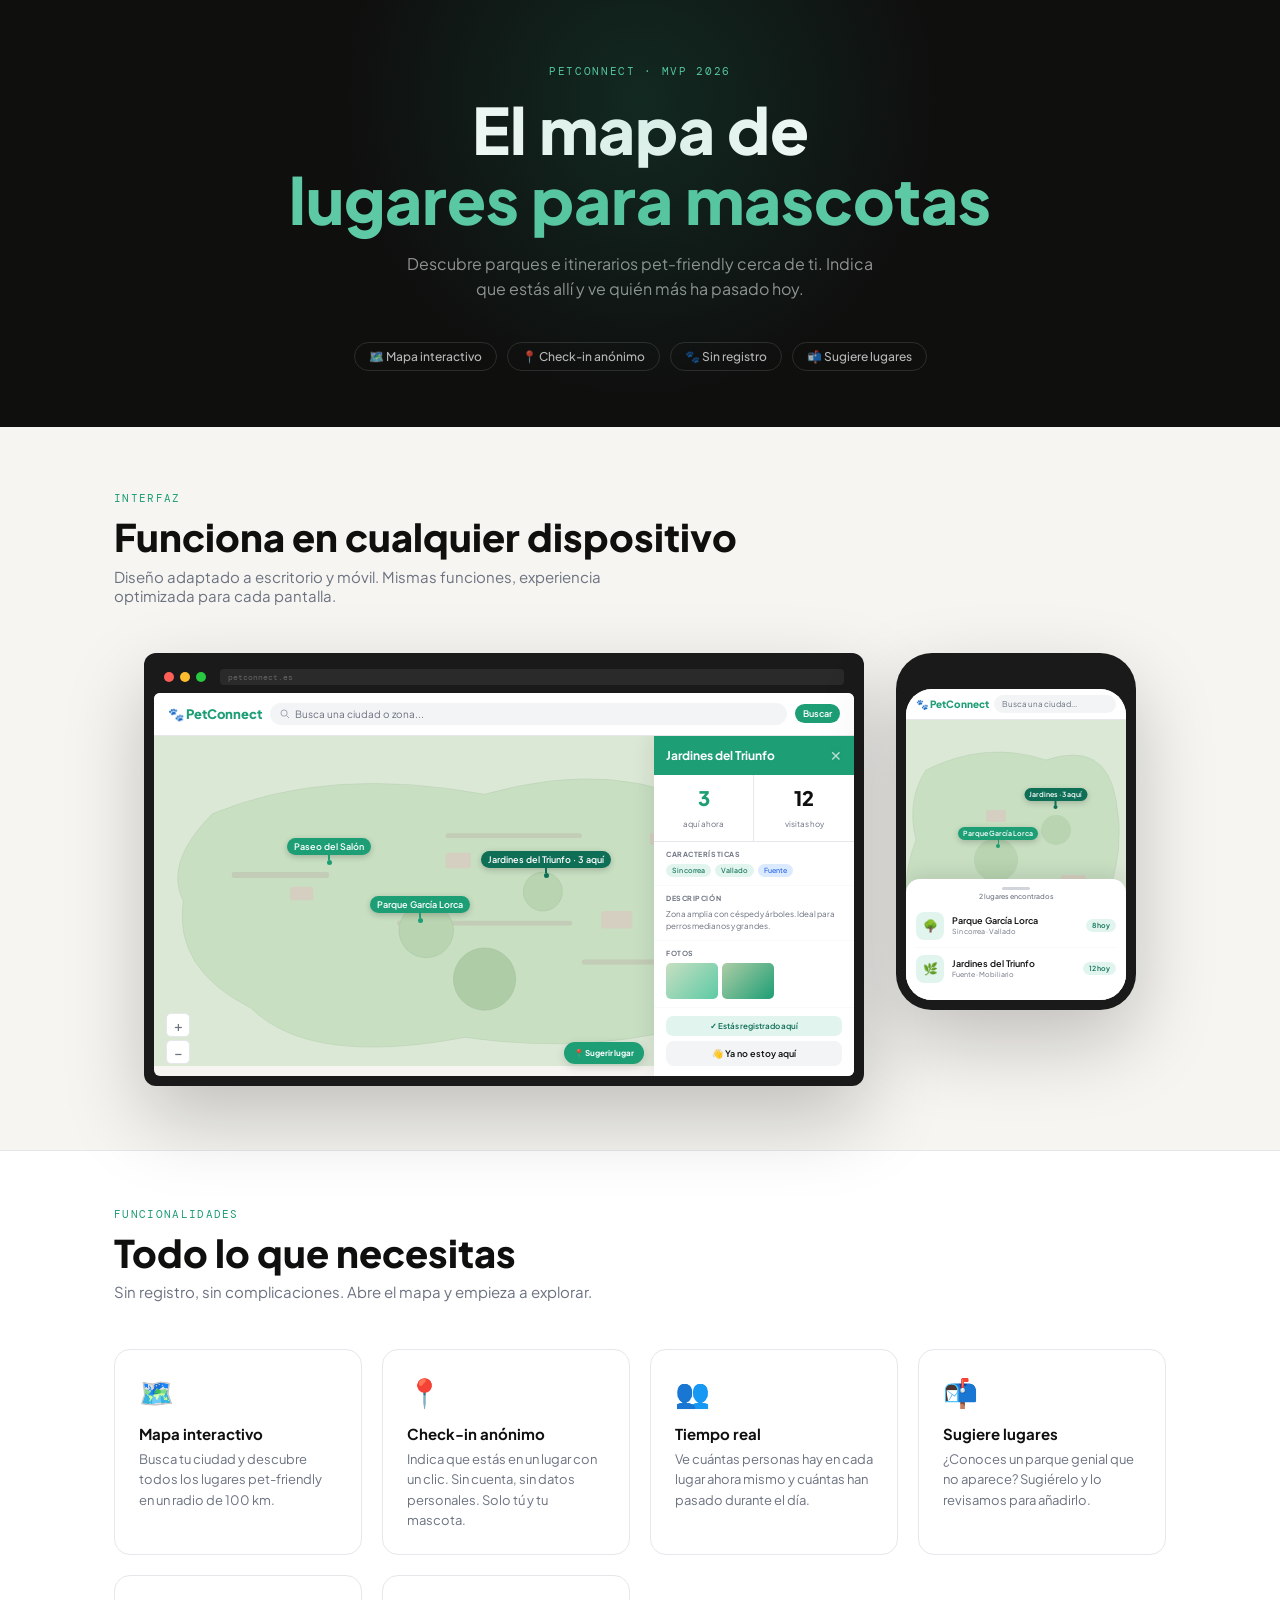
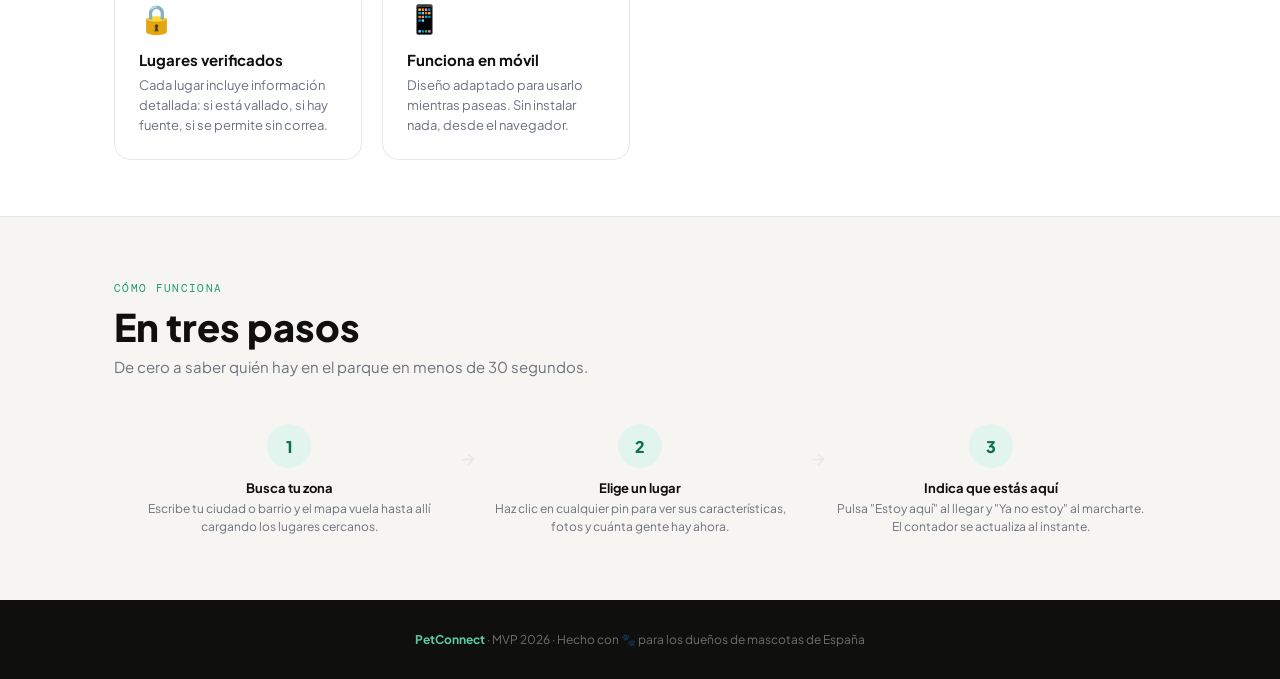
<file: docs/mockup.html>
<!DOCTYPE html>
<html lang="es">
<head>
<meta charset="UTF-8"/>
<meta name="viewport" content="width=device-width, initial-scale=1.0"/>
<title>PetConnect — Mockup</title>
<style>
@import url('https://fonts.googleapis.com/css2?family=Plus+Jakarta+Sans:wght@400;500;600;700;800&family=DM+Mono:wght@400;500&display=swap');

*, *::before, *::after { box-sizing: border-box; margin: 0; padding: 0; }

:root {
  --green:       #1D9E75;
  --green-dark:  #0F6E56;
  --green-light: #E1F5EE;
  --green-mid:   #5DCAA5;
  --ink:         #0F0F0E;
  --muted:       #6B7280;
  --border:      #E5E7EB;
  --bg:          #F6F5F1;
  --white:       #FFFFFF;
  --amber:       #D97706;
  --blue:        #2563EB;
}

body {
  font-family: 'Plus Jakarta Sans', sans-serif;
  background: var(--bg);
  color: var(--ink);
  min-height: 100vh;
}

/* ── HERO ── */
.hero {
  background: var(--ink);
  padding: 64px 32px 56px;
  text-align: center;
  position: relative;
  overflow: hidden;
}
.hero::before {
  content: '';
  position: absolute;
  width: 600px; height: 600px;
  border-radius: 50%;
  background: radial-gradient(circle, rgba(29,158,117,0.18) 0%, transparent 70%);
  top: -200px; left: 50%; transform: translateX(-50%);
}
.hero-label {
  font-family: 'DM Mono', monospace;
  font-size: 11px;
  letter-spacing: 0.15em;
  text-transform: uppercase;
  color: var(--green-mid);
  margin-bottom: 16px;
}
.hero h1 {
  font-size: clamp(36px, 6vw, 64px);
  font-weight: 800;
  color: var(--white);
  line-height: 1.1;
  margin-bottom: 16px;
}
.hero h1 em { color: var(--green-mid); font-style: normal; }
.hero p {
  font-size: 16px;
  color: rgba(255,255,255,0.55);
  max-width: 480px;
  margin: 0 auto 40px;
  line-height: 1.6;
}
.badge-row {
  display: flex;
  gap: 10px;
  justify-content: center;
  flex-wrap: wrap;
}
.badge {
  font-size: 12px;
  font-weight: 500;
  padding: 6px 14px;
  border-radius: 20px;
  border: 1px solid rgba(255,255,255,0.12);
  color: rgba(255,255,255,0.7);
}

/* ── SECTION ── */
.section {
  max-width: 1100px;
  margin: 0 auto;
  padding: 64px 24px;
}
.section-label {
  font-family: 'DM Mono', monospace;
  font-size: 11px;
  letter-spacing: 0.12em;
  text-transform: uppercase;
  color: var(--green);
  margin-bottom: 10px;
}
.section h2 {
  font-size: clamp(24px, 4vw, 38px);
  font-weight: 800;
  color: var(--ink);
  line-height: 1.15;
  margin-bottom: 8px;
}
.section-sub {
  font-size: 15px;
  color: var(--muted);
  margin-bottom: 48px;
  max-width: 520px;
}

/* ── DEVICE FRAMES ── */
.devices-row {
  display: flex;
  gap: 32px;
  align-items: flex-start;
  justify-content: center;
  flex-wrap: wrap;
}

/* Desktop frame */
.desktop-frame {
  flex: 1;
  min-width: 520px;
  max-width: 720px;
  background: #1a1a1a;
  border-radius: 12px;
  padding: 10px;
  box-shadow: 0 32px 80px rgba(0,0,0,0.22), 0 0 0 1px rgba(255,255,255,0.06);
}
.desktop-bar {
  display: flex;
  align-items: center;
  gap: 6px;
  padding: 6px 10px 8px;
}
.desktop-dot {
  width: 10px; height: 10px;
  border-radius: 50%;
}
.desktop-screen {
  border-radius: 6px;
  overflow: hidden;
  background: var(--bg);
}

/* Mobile frame */
.mobile-frame {
  width: 240px;
  flex-shrink: 0;
  background: #1a1a1a;
  border-radius: 36px;
  padding: 10px;
  box-shadow: 0 32px 80px rgba(0,0,0,0.22), 0 0 0 1px rgba(255,255,255,0.06);
}
.mobile-notch {
  width: 80px; height: 20px;
  background: #1a1a1a;
  border-radius: 0 0 12px 12px;
  margin: 0 auto 6px;
}
.mobile-screen {
  border-radius: 26px;
  overflow: hidden;
  background: var(--bg);
}

/* ── APP UI COMPONENTS ── */

/* Top bar */
.app-topbar {
  background: var(--white);
  border-bottom: 1px solid var(--border);
  padding: 10px 14px;
  display: flex;
  align-items: center;
  gap: 8px;
}
.app-logo {
  font-size: 13px;
  font-weight: 800;
  color: var(--green);
  white-space: nowrap;
  flex-shrink: 0;
}
.app-search {
  flex: 1;
  background: #F3F4F6;
  border-radius: 20px;
  padding: 5px 10px;
  font-size: 10px;
  color: var(--muted);
  display: flex;
  align-items: center;
  gap: 5px;
}
.app-search-btn {
  background: var(--green);
  color: white;
  font-size: 9px;
  font-weight: 600;
  padding: 4px 8px;
  border-radius: 20px;
  white-space: nowrap;
  flex-shrink: 0;
}

/* Map area */
.app-map {
  position: relative;
  overflow: hidden;
}
.map-bg {
  width: 100%;
  display: block;
}

/* Pin */
.map-pin {
  position: absolute;
  display: flex;
  flex-direction: column;
  align-items: center;
  transform: translate(-50%, -100%);
  cursor: pointer;
}
.pin-bubble {
  background: var(--green);
  color: white;
  font-size: 9px;
  font-weight: 600;
  padding: 3px 7px;
  border-radius: 10px;
  white-space: nowrap;
  box-shadow: 0 2px 6px rgba(0,0,0,0.2);
}
.pin-bubble.dark { background: var(--green-dark); }
.pin-tail { width: 1.5px; height: 5px; background: var(--green); }
.pin-tail.dark { background: var(--green-dark); }
.pin-dot { width: 5px; height: 5px; border-radius: 50%; background: var(--green); }
.pin-dot.dark { background: var(--green-dark); }

/* Side panel */
.side-panel {
  position: absolute;
  top: 0; right: 0; bottom: 0;
  background: var(--white);
  box-shadow: -4px 0 20px rgba(0,0,0,0.08);
  display: flex;
  flex-direction: column;
  overflow: hidden;
}
.panel-header {
  background: var(--green);
  color: white;
  padding: 12px;
  flex-shrink: 0;
}
.panel-header h3 { font-size: 12px; font-weight: 700; }
.panel-header .close {
  float: right;
  font-size: 14px;
  opacity: 0.7;
  cursor: pointer;
  line-height: 1;
}
.counters-row {
  display: grid;
  grid-template-columns: 1fr 1fr;
  border-bottom: 1px solid var(--border);
  flex-shrink: 0;
}
.counter-cell {
  padding: 10px 0;
  text-align: center;
  border-right: 1px solid var(--border);
}
.counter-cell:last-child { border-right: none; }
.counter-num {
  font-size: 20px;
  font-weight: 800;
  color: var(--green);
  display: block;
}
.counter-num.gray { color: var(--ink); }
.counter-label { font-size: 8px; color: var(--muted); }
.panel-section { padding: 8px 12px; border-bottom: 1px solid #F9FAFB; }
.panel-section-title {
  font-size: 7px;
  font-weight: 700;
  text-transform: uppercase;
  letter-spacing: 0.08em;
  color: var(--muted);
  margin-bottom: 5px;
}
.tags-row { display: flex; gap: 4px; flex-wrap: wrap; }
.tag-pill {
  font-size: 7px;
  font-weight: 500;
  padding: 2px 6px;
  border-radius: 10px;
}
.tag-green { background: var(--green-light); color: var(--green-dark); }
.tag-blue  { background: #DBEAFE; color: var(--blue); }
.tag-amber { background: #FEF3C7; color: var(--amber); }
.checkin-btn {
  margin: 10px 12px;
  background: var(--green);
  color: white;
  font-size: 10px;
  font-weight: 700;
  text-align: center;
  padding: 9px;
  border-radius: 10px;
}
.checkout-section {
  margin: 8px 12px;
}
.checkout-confirmed {
  background: var(--green-light);
  color: var(--green-dark);
  font-size: 8px;
  font-weight: 600;
  text-align: center;
  padding: 5px;
  border-radius: 7px;
  margin-bottom: 5px;
}
.checkout-btn {
  background: #F3F4F6;
  color: var(--ink);
  font-size: 9px;
  font-weight: 600;
  text-align: center;
  padding: 7px;
  border-radius: 8px;
}

/* Bottom panel mobile */
.bottom-panel {
  position: absolute;
  bottom: 0; left: 0; right: 0;
  background: var(--white);
  border-radius: 14px 14px 0 0;
  box-shadow: 0 -4px 20px rgba(0,0,0,0.1);
}
.bottom-handle {
  display: flex;
  flex-direction: column;
  align-items: center;
  padding: 8px 0 4px;
  gap: 2px;
}
.handle-bar { width: 28px; height: 3px; background: #D1D5DB; border-radius: 2px; }
.handle-label { font-size: 7px; color: var(--muted); font-weight: 500; }
.bottom-list { padding: 0 10px 10px; }
.bottom-list-item {
  display: flex;
  align-items: center;
  gap: 8px;
  padding: 7px 0;
  border-bottom: 1px solid #F9FAFB;
}
.bottom-list-item:last-child { border-bottom: none; }
.list-icon {
  width: 28px; height: 28px;
  border-radius: 8px;
  background: var(--green-light);
  display: flex; align-items: center; justify-content: center;
  flex-shrink: 0;
  font-size: 12px;
}
.list-name { font-size: 9px; font-weight: 600; color: var(--ink); }
.list-sub  { font-size: 7px; color: var(--muted); margin-top: 1px; }
.list-badge {
  margin-left: auto;
  background: var(--green-light);
  color: var(--green-dark);
  font-size: 7px;
  font-weight: 600;
  padding: 2px 6px;
  border-radius: 10px;
  white-space: nowrap;
  flex-shrink: 0;
}

/* Suggest btn */
.suggest-btn {
  position: absolute;
  bottom: 10px;
  right: 10px;
  background: var(--green);
  color: white;
  font-size: 8px;
  font-weight: 700;
  padding: 6px 10px;
  border-radius: 20px;
  box-shadow: 0 3px 10px rgba(0,0,0,0.15);
  display: flex;
  align-items: center;
  gap: 4px;
}

/* ── FEATURE GRID ── */
.feature-grid {
  display: grid;
  grid-template-columns: repeat(auto-fit, minmax(220px, 1fr));
  gap: 20px;
  margin-top: 48px;
}
.feature-card {
  background: var(--white);
  border: 1px solid var(--border);
  border-radius: 16px;
  padding: 24px;
}
.feature-icon {
  font-size: 28px;
  margin-bottom: 14px;
  display: block;
}
.feature-card h3 {
  font-size: 15px;
  font-weight: 700;
  color: var(--ink);
  margin-bottom: 6px;
}
.feature-card p {
  font-size: 13px;
  color: var(--muted);
  line-height: 1.55;
}

/* ── FLOW SECTION ── */
.flow-row {
  display: flex;
  align-items: flex-start;
  gap: 0;
  margin-top: 48px;
  flex-wrap: wrap;
}
.flow-step {
  flex: 1;
  min-width: 160px;
  text-align: center;
  padding: 0 16px;
  position: relative;
}
.flow-step::after {
  content: '→';
  position: absolute;
  right: -10px;
  top: 20px;
  font-size: 20px;
  color: var(--border);
}
.flow-step:last-child::after { display: none; }
.flow-num {
  width: 44px; height: 44px;
  border-radius: 50%;
  background: var(--green-light);
  color: var(--green-dark);
  font-weight: 800;
  font-size: 16px;
  display: flex;
  align-items: center;
  justify-content: center;
  margin: 0 auto 12px;
}
.flow-step h4 { font-size: 13px; font-weight: 700; color: var(--ink); margin-bottom: 4px; }
.flow-step p  { font-size: 12px; color: var(--muted); line-height: 1.5; }

/* ── FOOTER ── */
footer {
  background: var(--ink);
  color: rgba(255,255,255,0.4);
  text-align: center;
  padding: 32px 24px;
  font-size: 12px;
}
footer strong { color: var(--green-mid); }

/* ── RESPONSIVE ── */
@media (max-width: 700px) {
  .desktop-frame { min-width: unset; }
  .devices-row { flex-direction: column; align-items: center; }
  .flow-step::after { display: none; }
}
</style>
</head>
<body>

<!-- HERO -->
<div class="hero">
  <div class="hero-label">PetConnect · MVP 2026</div>
  <h1>El mapa de<br/><em>lugares para mascotas</em></h1>
  <p>Descubre parques e itinerarios pet-friendly cerca de ti. Indica que estás allí y ve quién más ha pasado hoy.</p>
  <div class="badge-row">
    <span class="badge">🗺️ Mapa interactivo</span>
    <span class="badge">📍 Check-in anónimo</span>
    <span class="badge">🐾 Sin registro</span>
    <span class="badge">📬 Sugiere lugares</span>
  </div>
</div>

<!-- DESKTOP + MOBILE MOCKUP -->
<div class="section">
  <div class="section-label">Interfaz</div>
  <h2>Funciona en cualquier dispositivo</h2>
  <p class="section-sub">Diseño adaptado a escritorio y móvil. Mismas funciones, experiencia optimizada para cada pantalla.</p>

  <div class="devices-row">

    <!-- DESKTOP -->
    <div class="desktop-frame">
      <div class="desktop-bar">
        <div class="desktop-dot" style="background:#FF5F57;"></div>
        <div class="desktop-dot" style="background:#FEBC2E;"></div>
        <div class="desktop-dot" style="background:#28C840;"></div>
        <div style="flex:1;background:#2a2a2a;border-radius:4px;height:16px;margin-left:8px;display:flex;align-items:center;padding:0 8px;">
          <span style="font-size:8px;color:#666;font-family:'DM Mono',monospace;">petconnect.es</span>
        </div>
      </div>
      <div class="desktop-screen">
        <!-- Top bar -->
        <div class="app-topbar">
          <span class="app-logo">🐾 PetConnect</span>
          <div class="app-search">
            <svg width="10" height="10" viewBox="0 0 16 16" fill="none"><circle cx="6.5" cy="6.5" r="5" stroke="#9CA3AF" stroke-width="1.5"/><path d="M10.5 10.5L14 14" stroke="#9CA3AF" stroke-width="1.5" stroke-linecap="round"/></svg>
            Busca una ciudad o zona...
          </div>
          <span class="app-search-btn">Buscar</span>
        </div>
        <!-- Map -->
        <div class="app-map" style="height:340px;">
          <svg viewBox="0 0 720 340" class="map-bg" xmlns="http://www.w3.org/2000/svg">
            <rect width="720" height="340" fill="#dce8d6"/>
            <path d="M60 80 Q180 30 340 60 Q480 20 580 80 Q640 120 620 200 Q660 250 580 290 Q460 330 320 310 Q160 340 100 280 Q20 240 30 170 Q10 130 60 80Z" fill="#c8dfc2" stroke="#b5cdb0" stroke-width="0.5"/>
            <rect x="80" y="140" width="100" height="6" rx="2" fill="#c0c0b0" opacity="0.6"/>
            <rect x="300" y="100" width="140" height="5" rx="2" fill="#c0c0b0" opacity="0.6"/>
            <rect x="250" y="190" width="180" height="5" rx="2" fill="#c0c0b0" opacity="0.6"/>
            <rect x="440" y="230" width="120" height="5" rx="2" fill="#c0c0b0" opacity="0.6"/>
            <circle cx="280" cy="200" r="28" fill="#b8d4b0" stroke="#a5c49e" stroke-width="0.5"/>
            <circle cx="400" cy="160" r="20" fill="#b8d4b0" stroke="#a5c49e" stroke-width="0.5"/>
            <circle cx="340" cy="250" r="32" fill="#aecda6" stroke="#9dbd98" stroke-width="0.5"/>
            <rect x="300" y="120" width="26" height="16" rx="2" fill="#d4cfc0"/>
            <rect x="460" y="180" width="32" height="18" rx="2" fill="#d4cfc0"/>
            <rect x="140" y="155" width="24" height="14" rx="2" fill="#d4cfc0"/>
            <rect x="510" y="100" width="20" height="12" rx="2" fill="#d4cfc0"/>
          </svg>

          <!-- Pins -->
          <div class="map-pin" style="left:38%;top:55%;">
            <div class="pin-bubble">Parque García Lorca</div>
            <div class="pin-tail"></div><div class="pin-dot"></div>
          </div>
          <div class="map-pin" style="left:56%;top:42%;">
            <div class="pin-bubble dark">Jardines del Triunfo · 3 aquí</div>
            <div class="pin-tail dark"></div><div class="pin-dot dark"></div>
          </div>
          <div class="map-pin" style="left:25%;top:38%;">
            <div class="pin-bubble">Paseo del Salón</div>
            <div class="pin-tail"></div><div class="pin-dot"></div>
          </div>

          <!-- Zoom controls -->
          <div style="position:absolute;bottom:12px;left:12px;display:flex;flex-direction:column;gap:3px;">
            <div style="width:24px;height:24px;background:white;border:1px solid var(--border);border-radius:5px;display:flex;align-items:center;justify-content:center;font-size:14px;color:var(--muted);font-weight:500;">+</div>
            <div style="width:24px;height:24px;background:white;border:1px solid var(--border);border-radius:5px;display:flex;align-items:center;justify-content:center;font-size:14px;color:var(--muted);font-weight:500;">−</div>
          </div>

          <!-- Side panel -->
          <div class="side-panel" style="width:200px;">
            <div class="panel-header">
              <span class="close">✕</span>
              <h3>Jardines del Triunfo</h3>
            </div>
            <div class="counters-row">
              <div class="counter-cell">
                <span class="counter-num">3</span>
                <span class="counter-label">aquí ahora</span>
              </div>
              <div class="counter-cell">
                <span class="counter-num gray">12</span>
                <span class="counter-label">visitas hoy</span>
              </div>
            </div>
            <div class="panel-section">
              <div class="panel-section-title">Características</div>
              <div class="tags-row">
                <span class="tag-pill tag-green">Sin correa</span>
                <span class="tag-pill tag-green">Vallado</span>
                <span class="tag-pill tag-blue">Fuente</span>
              </div>
            </div>
            <div class="panel-section">
              <div class="panel-section-title">Descripción</div>
              <p style="font-size:8px;color:var(--muted);line-height:1.5;">Zona amplia con césped y árboles. Ideal para perros medianos y grandes.</p>
            </div>
            <div class="panel-section">
              <div class="panel-section-title">Fotos</div>
              <div style="display:flex;gap:4px;">
                <div style="width:52px;height:36px;border-radius:5px;background:linear-gradient(135deg,#c8dfc2,#5DCAA5);"></div>
                <div style="width:52px;height:36px;border-radius:5px;background:linear-gradient(135deg,#aecda6,#1D9E75);"></div>
              </div>
            </div>
            <div class="checkout-section">
              <div class="checkout-confirmed">✓ Estás registrado aquí</div>
              <div class="checkout-btn">👋 Ya no estoy aquí</div>
            </div>
          </div>

          <!-- Suggest btn -->
          <div class="suggest-btn" style="bottom:12px;right:210px;">
            📍 Sugerir lugar
          </div>
        </div>
      </div>
    </div>

    <!-- MOBILE -->
    <div class="mobile-frame">
      <div class="mobile-notch"></div>
      <div class="mobile-screen">
        <!-- Top bar -->
        <div class="app-topbar" style="padding:6px 10px;gap:5px;">
          <span class="app-logo" style="font-size:10px;">🐾 PetConnect</span>
          <div class="app-search" style="padding:4px 8px;font-size:8px;">Busca una ciudad...</div>
        </div>
        <!-- Map -->
        <div class="app-map" style="height:280px;">
          <svg viewBox="0 0 220 280" style="width:100%;display:block;" xmlns="http://www.w3.org/2000/svg">
            <rect width="220" height="280" fill="#dce8d6"/>
            <path d="M20 50 Q80 20 140 40 Q200 20 210 80 Q220 130 200 180 Q210 220 180 250 Q130 280 80 265 Q20 270 10 220 Q-10 170 10 120 Q0 80 20 50Z" fill="#c8dfc2" stroke="#b5cdb0" stroke-width="0.5"/>
            <circle cx="90" cy="140" r="22" fill="#b8d4b0"/>
            <circle cx="150" cy="110" r="15" fill="#b8d4b0"/>
            <rect x="80" y="90" width="20" height="12" rx="2" fill="#d4cfc0"/>
            <rect x="155" y="155" width="25" height="14" rx="2" fill="#d4cfc0"/>
          </svg>

          <div class="map-pin" style="left:42%;top:46%;">
            <div class="pin-bubble" style="font-size:7px;padding:2px 5px;">Parque García Lorca</div>
            <div class="pin-tail" style="height:4px;"></div>
            <div class="pin-dot" style="width:4px;height:4px;"></div>
          </div>
          <div class="map-pin" style="left:68%;top:32%;">
            <div class="pin-bubble dark" style="font-size:7px;padding:2px 5px;">Jardines · 3 aquí</div>
            <div class="pin-tail dark" style="height:4px;"></div>
            <div class="pin-dot dark" style="width:4px;height:4px;"></div>
          </div>

          <!-- Bottom panel -->
          <div class="bottom-panel">
            <div class="bottom-handle">
              <div class="handle-bar"></div>
              <span class="handle-label">2 lugares encontrados</span>
            </div>
            <div class="bottom-list">
              <div class="bottom-list-item">
                <div class="list-icon">🌳</div>
                <div>
                  <div class="list-name">Parque García Lorca</div>
                  <div class="list-sub">Sin correa · Vallado</div>
                </div>
                <span class="list-badge">8 hoy</span>
              </div>
              <div class="bottom-list-item">
                <div class="list-icon">🌿</div>
                <div>
                  <div class="list-name">Jardines del Triunfo</div>
                  <div class="list-sub">Fuente · Mobiliario</div>
                </div>
                <span class="list-badge">12 hoy</span>
              </div>
            </div>
          </div>
        </div>
      </div>
    </div>

  </div>
</div>

<!-- FEATURES -->
<div style="background:var(--white);border-top:1px solid var(--border);border-bottom:1px solid var(--border);">
  <div class="section" style="padding-top:56px;padding-bottom:56px;">
    <div class="section-label">Funcionalidades</div>
    <h2>Todo lo que necesitas</h2>
    <p class="section-sub">Sin registro, sin complicaciones. Abre el mapa y empieza a explorar.</p>
    <div class="feature-grid">
      <div class="feature-card">
        <span class="feature-icon">🗺️</span>
        <h3>Mapa interactivo</h3>
        <p>Busca tu ciudad y descubre todos los lugares pet-friendly en un radio de 100 km.</p>
      </div>
      <div class="feature-card">
        <span class="feature-icon">📍</span>
        <h3>Check-in anónimo</h3>
        <p>Indica que estás en un lugar con un clic. Sin cuenta, sin datos personales. Solo tú y tu mascota.</p>
      </div>
      <div class="feature-card">
        <span class="feature-icon">👥</span>
        <h3>Tiempo real</h3>
        <p>Ve cuántas personas hay en cada lugar ahora mismo y cuántas han pasado durante el día.</p>
      </div>
      <div class="feature-card">
        <span class="feature-icon">📬</span>
        <h3>Sugiere lugares</h3>
        <p>¿Conoces un parque genial que no aparece? Sugiérelo y lo revisamos para añadirlo.</p>
      </div>
      <div class="feature-card">
        <span class="feature-icon">🔒</span>
        <h3>Lugares verificados</h3>
        <p>Cada lugar incluye información detallada: si está vallado, si hay fuente, si se permite sin correa.</p>
      </div>
      <div class="feature-card">
        <span class="feature-icon">📱</span>
        <h3>Funciona en móvil</h3>
        <p>Diseño adaptado para usarlo mientras paseas. Sin instalar nada, desde el navegador.</p>
      </div>
    </div>
  </div>
</div>

<!-- FLOW -->
<div class="section">
  <div class="section-label">Cómo funciona</div>
  <h2>En tres pasos</h2>
  <p class="section-sub">De cero a saber quién hay en el parque en menos de 30 segundos.</p>
  <div class="flow-row">
    <div class="flow-step">
      <div class="flow-num">1</div>
      <h4>Busca tu zona</h4>
      <p>Escribe tu ciudad o barrio y el mapa vuela hasta allí cargando los lugares cercanos.</p>
    </div>
    <div class="flow-step">
      <div class="flow-num">2</div>
      <h4>Elige un lugar</h4>
      <p>Haz clic en cualquier pin para ver sus características, fotos y cuánta gente hay ahora.</p>
    </div>
    <div class="flow-step">
      <div class="flow-num">3</div>
      <h4>Indica que estás aquí</h4>
      <p>Pulsa "Estoy aquí" al llegar y "Ya no estoy" al marcharte. El contador se actualiza al instante.</p>
    </div>
  </div>
</div>

<!-- FOOTER -->
<footer>
  <strong>PetConnect</strong> · MVP 2026 · Hecho con 🐾 para los dueños de mascotas de España
</footer>

</body>
</html>
</file>
